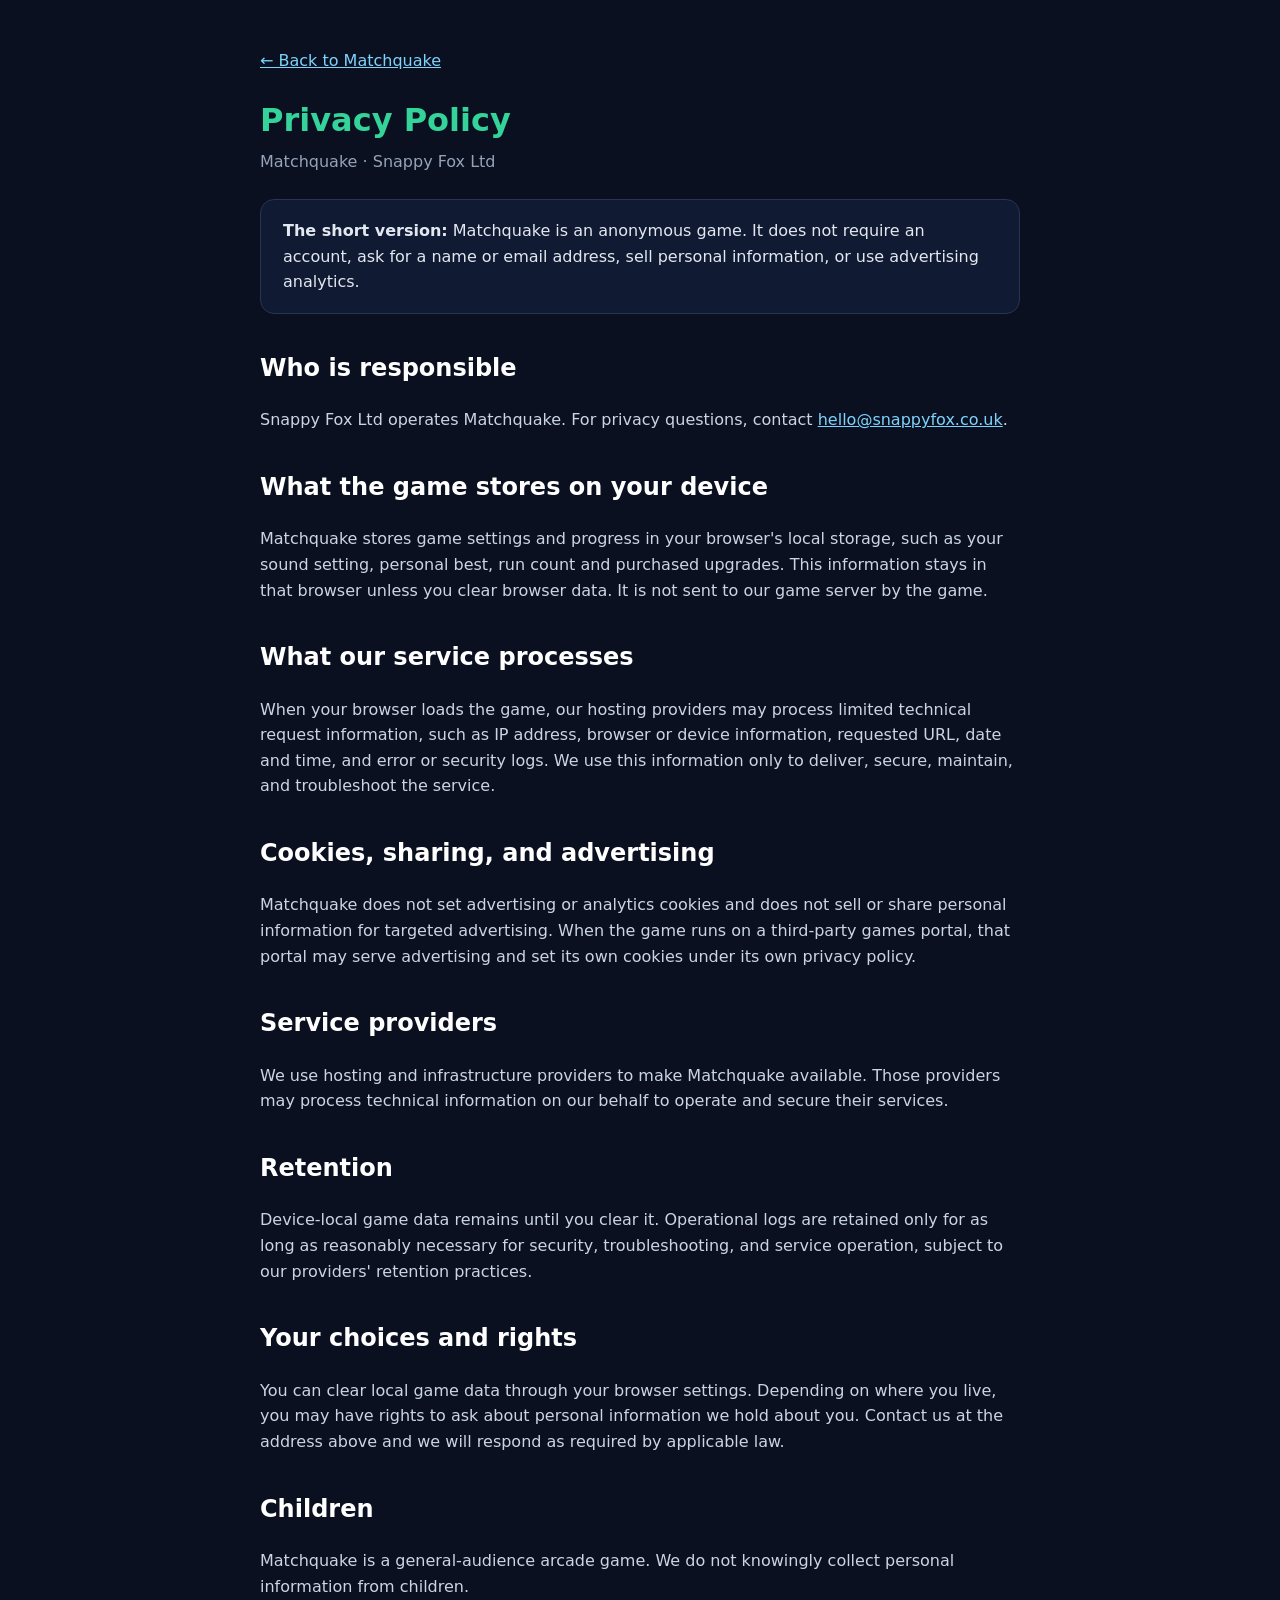
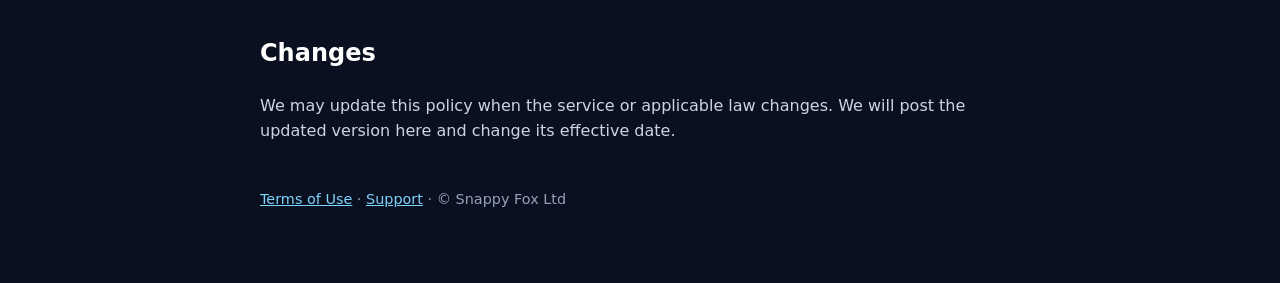
<file: privacy.html>
<!doctype html>
<html lang="en">
  <head>
    <meta charset="utf-8" />
    <meta name="viewport" content="width=device-width, initial-scale=1" />
    <meta name="theme-color" content="#0b1020" />
    <link rel="icon" type="image/png" href="./images/icon.png" />
    <link rel="canonical" href="https://snappyfoxgames.co.uk/privacy" />
    <meta name="description" content="How Matchquake handles browser storage and limited technical information." />
    <title>Matchquake Privacy Policy</title>
    <style>body{margin:0;background:#0b1020;color:#e2e8f0;font:16px/1.6 system-ui,-apple-system,"Segoe UI",sans-serif}main{max-width:760px;margin:auto;padding:48px 24px 72px}a{color:#7dd3fc}h1{color:#34d399;margin-bottom:0}h2{margin-top:2.2rem;color:#fff}p,li{color:#cbd5e1}.eyebrow{color:#94a3b8;margin-top:.2rem}.card{background:#111a33;border:1px solid #263555;border-radius:14px;padding:18px 22px;margin:24px 0}footer{margin-top:44px;color:#94a3b8;font-size:.9rem}</style>
  </head>
  <body>
    <main>
      <a href="/">← Back to Matchquake</a>
      <h1>Privacy Policy</h1>
      <p class="eyebrow">Matchquake · Snappy Fox Ltd</p>
      <div class="card"><strong>The short version:</strong> Matchquake is an anonymous game. It does not require an account, ask for a name or email address, sell personal information, or use advertising analytics.</div>

      <h2>Who is responsible</h2>
      <p>Snappy Fox Ltd operates Matchquake. For privacy questions, contact <a href="mailto:hello@snappyfox.co.uk">hello@snappyfox.co.uk</a>.</p>

      <h2>What the game stores on your device</h2>
      <p>Matchquake stores game settings and progress in your browser's local storage, such as your sound setting, personal best, run count and purchased upgrades. This information stays in that browser unless you clear browser data. It is not sent to our game server by the game.</p>

      <h2>What our service processes</h2>
      <p>When your browser loads the game, our hosting providers may process limited technical request information, such as IP address, browser or device information, requested URL, date and time, and error or security logs. We use this information only to deliver, secure, maintain, and troubleshoot the service.</p>

      <h2>Cookies, sharing, and advertising</h2>
      <p>Matchquake does not set advertising or analytics cookies and does not sell or share personal information for targeted advertising. When the game runs on a third-party games portal, that portal may serve advertising and set its own cookies under its own privacy policy.</p>

      <h2>Service providers</h2>
      <p>We use hosting and infrastructure providers to make Matchquake available. Those providers may process technical information on our behalf to operate and secure their services.</p>

      <h2>Retention</h2>
      <p>Device-local game data remains until you clear it. Operational logs are retained only for as long as reasonably necessary for security, troubleshooting, and service operation, subject to our providers' retention practices.</p>

      <h2>Your choices and rights</h2>
      <p>You can clear local game data through your browser settings. Depending on where you live, you may have rights to ask about personal information we hold about you. Contact us at the address above and we will respond as required by applicable law.</p>

      <h2>Children</h2>
      <p>Matchquake is a general-audience arcade game. We do not knowingly collect personal information from children.</p>

      <h2>Changes</h2>
      <p>We may update this policy when the service or applicable law changes. We will post the updated version here and change its effective date.</p>
      <footer><a href="./terms.html">Terms of Use</a> · <a href="./support.html">Support</a> · © Snappy Fox Ltd</footer>
    </main>
  </body>
</html>
</file>
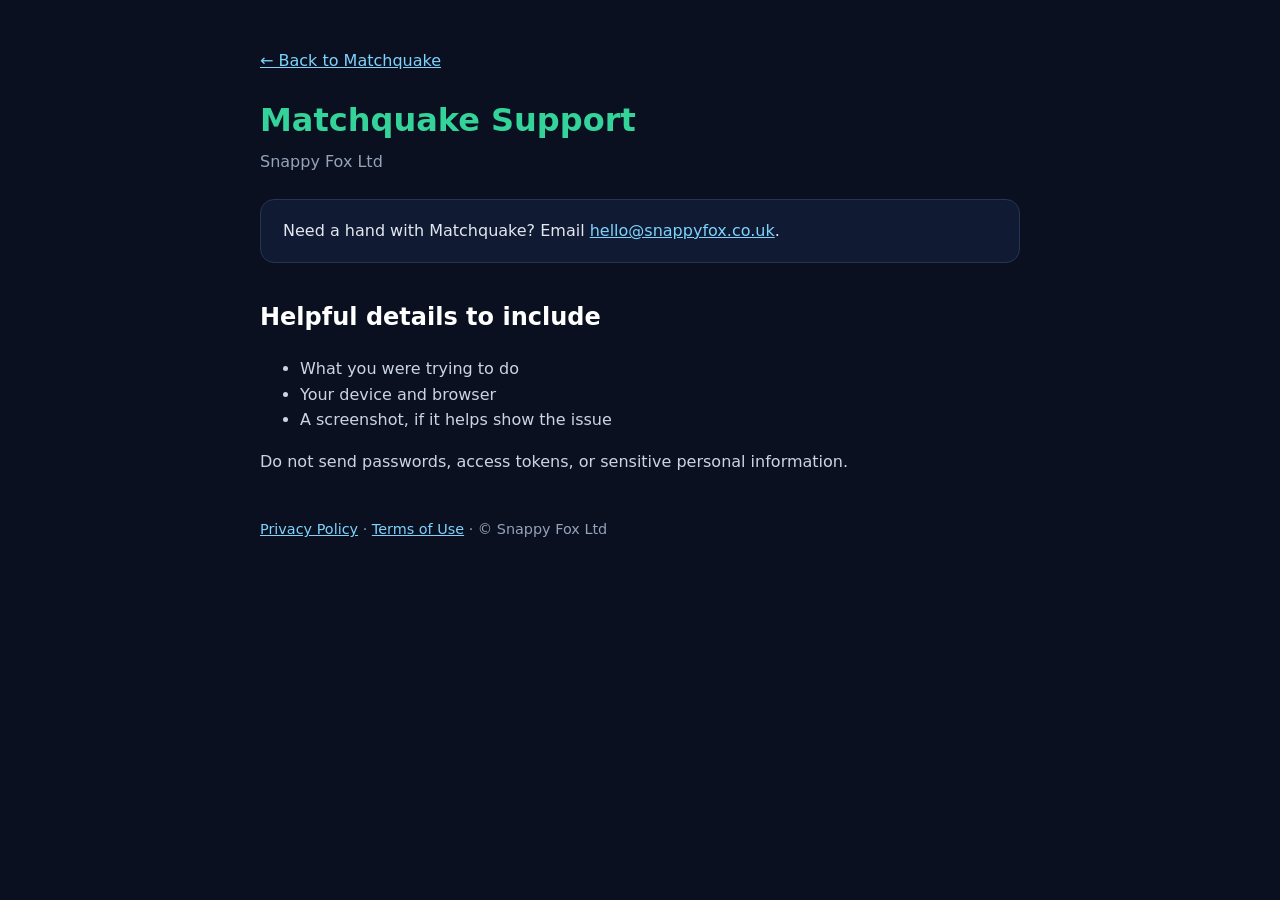
<file: support.html>
<!doctype html>
<html lang="en">
  <head>
    <meta charset="utf-8" />
    <meta name="viewport" content="width=device-width, initial-scale=1" />
    <meta name="theme-color" content="#0b1020" />
    <link rel="icon" type="image/png" href="./images/icon.png" />
    <link rel="canonical" href="https://snappyfoxgames.co.uk/support" />
    <meta name="description" content="Matchquake support and contact information from Snappy Fox Ltd." />
    <title>Matchquake Support</title>
    <style>body{margin:0;background:#0b1020;color:#e2e8f0;font:16px/1.6 system-ui,-apple-system,"Segoe UI",sans-serif}main{max-width:760px;margin:auto;padding:48px 24px 72px}a{color:#7dd3fc}h1{color:#34d399;margin-bottom:0}h2{margin-top:2.2rem;color:#fff}p,li{color:#cbd5e1}.eyebrow{color:#94a3b8;margin-top:.2rem}.card{background:#111a33;border:1px solid #263555;border-radius:14px;padding:18px 22px;margin:24px 0}footer{margin-top:44px;color:#94a3b8;font-size:.9rem}</style>
  </head>
  <body>
    <main>
      <a href="/">← Back to Matchquake</a>
      <h1>Matchquake Support</h1>
      <p class="eyebrow">Snappy Fox Ltd</p>
      <div class="card">Need a hand with Matchquake? Email <a href="mailto:hello@snappyfox.co.uk">hello@snappyfox.co.uk</a>.</div>
      <h2>Helpful details to include</h2>
      <ul><li>What you were trying to do</li><li>Your device and browser</li><li>A screenshot, if it helps show the issue</li></ul>
      <p>Do not send passwords, access tokens, or sensitive personal information.</p>
      <footer><a href="./privacy.html">Privacy Policy</a> · <a href="./terms.html">Terms of Use</a> · © Snappy Fox Ltd</footer>
    </main>
  </body>
</html>
</file>
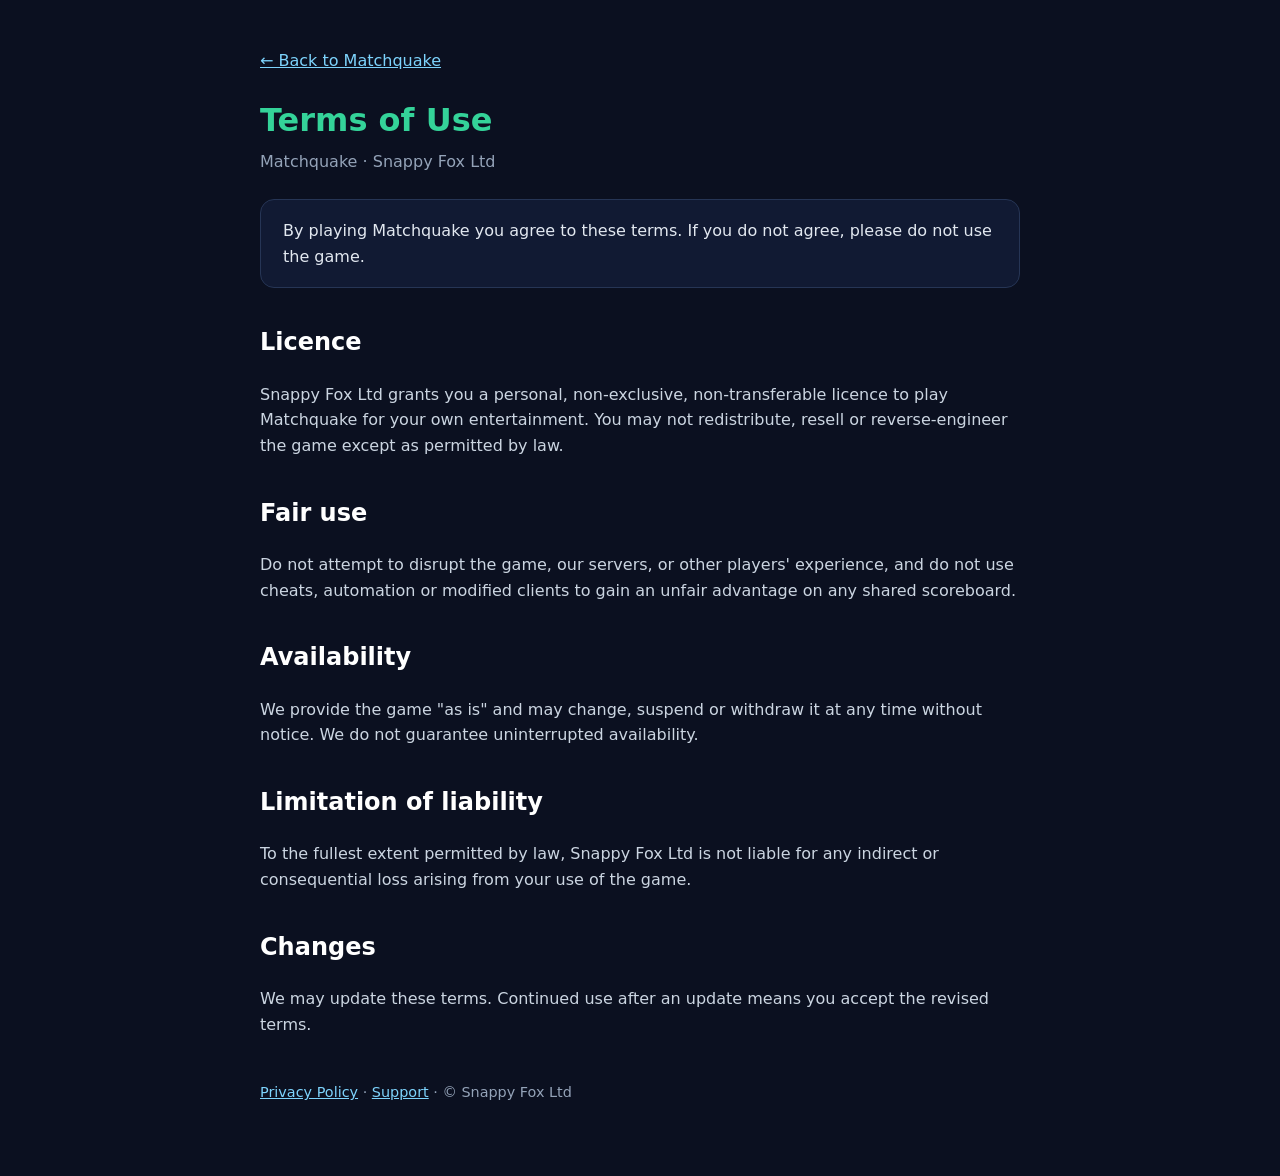
<file: terms.html>
<!doctype html>
<html lang="en">
  <head>
    <meta charset="utf-8" />
    <meta name="viewport" content="width=device-width, initial-scale=1" />
    <meta name="theme-color" content="#0b1020" />
    <link rel="icon" type="image/png" href="./images/icon.png" />
    <link rel="canonical" href="https://snappyfoxgames.co.uk/terms" />
    <meta name="description" content="Terms of use for Matchquake by Snappy Fox Ltd." />
    <title>Matchquake Terms of Use</title>
    <style>body{margin:0;background:#0b1020;color:#e2e8f0;font:16px/1.6 system-ui,-apple-system,"Segoe UI",sans-serif}main{max-width:760px;margin:auto;padding:48px 24px 72px}a{color:#7dd3fc}h1{color:#34d399;margin-bottom:0}h2{margin-top:2.2rem;color:#fff}p,li{color:#cbd5e1}.eyebrow{color:#94a3b8;margin-top:.2rem}.card{background:#111a33;border:1px solid #263555;border-radius:14px;padding:18px 22px;margin:24px 0}footer{margin-top:44px;color:#94a3b8;font-size:.9rem}</style>
  </head>
  <body>
    <main>
      <a href="/">← Back to Matchquake</a>
      <h1>Terms of Use</h1>
      <p class="eyebrow">Matchquake · Snappy Fox Ltd</p>
      <div class="card">By playing Matchquake you agree to these terms. If you do not agree, please do not use the game.</div>

      <h2>Licence</h2>
      <p>Snappy Fox Ltd grants you a personal, non-exclusive, non-transferable licence to play Matchquake for your own entertainment. You may not redistribute, resell or reverse-engineer the game except as permitted by law.</p>

      <h2>Fair use</h2>
      <p>Do not attempt to disrupt the game, our servers, or other players' experience, and do not use cheats, automation or modified clients to gain an unfair advantage on any shared scoreboard.</p>

      <h2>Availability</h2>
      <p>We provide the game "as is" and may change, suspend or withdraw it at any time without notice. We do not guarantee uninterrupted availability.</p>

      <h2>Limitation of liability</h2>
      <p>To the fullest extent permitted by law, Snappy Fox Ltd is not liable for any indirect or consequential loss arising from your use of the game.</p>

      <h2>Changes</h2>
      <p>We may update these terms. Continued use after an update means you accept the revised terms.</p>
      <footer><a href="./privacy.html">Privacy Policy</a> · <a href="./support.html">Support</a> · © Snappy Fox Ltd</footer>
    </main>
  </body>
</html>
</file>
